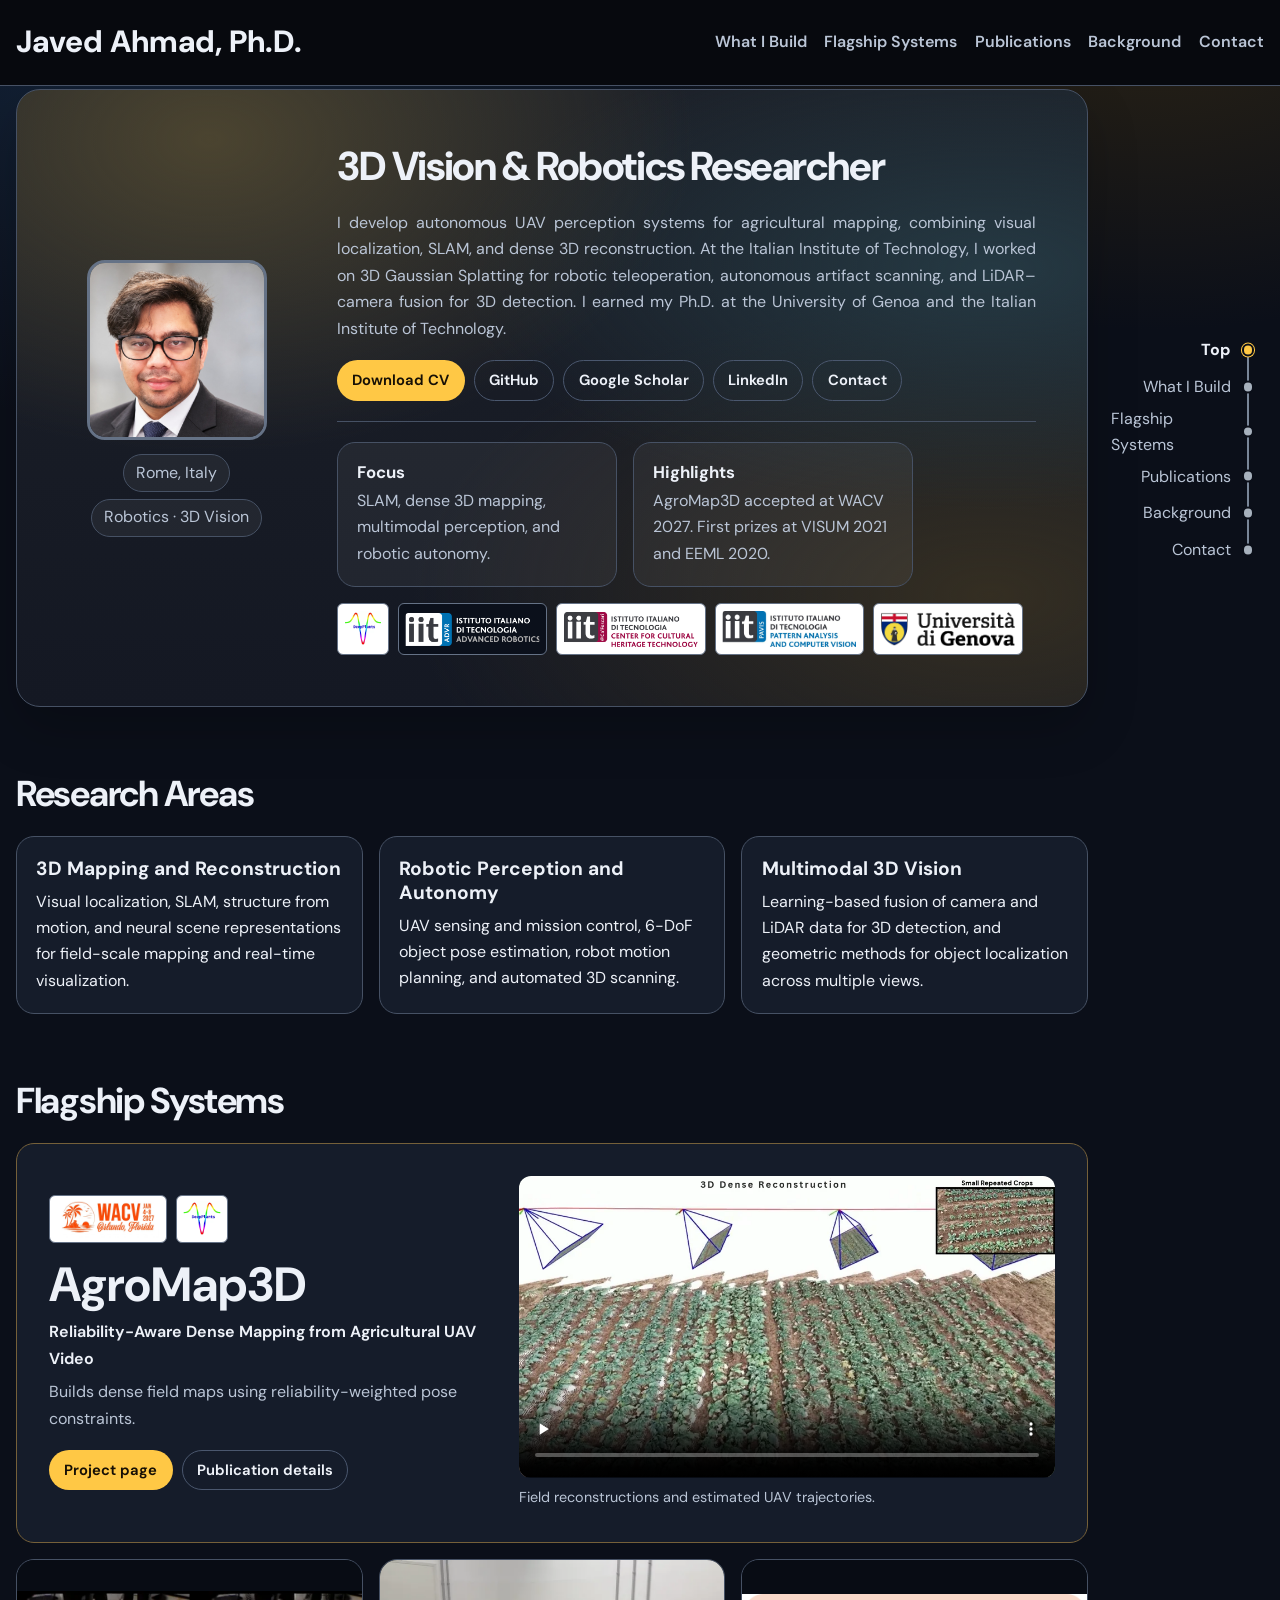
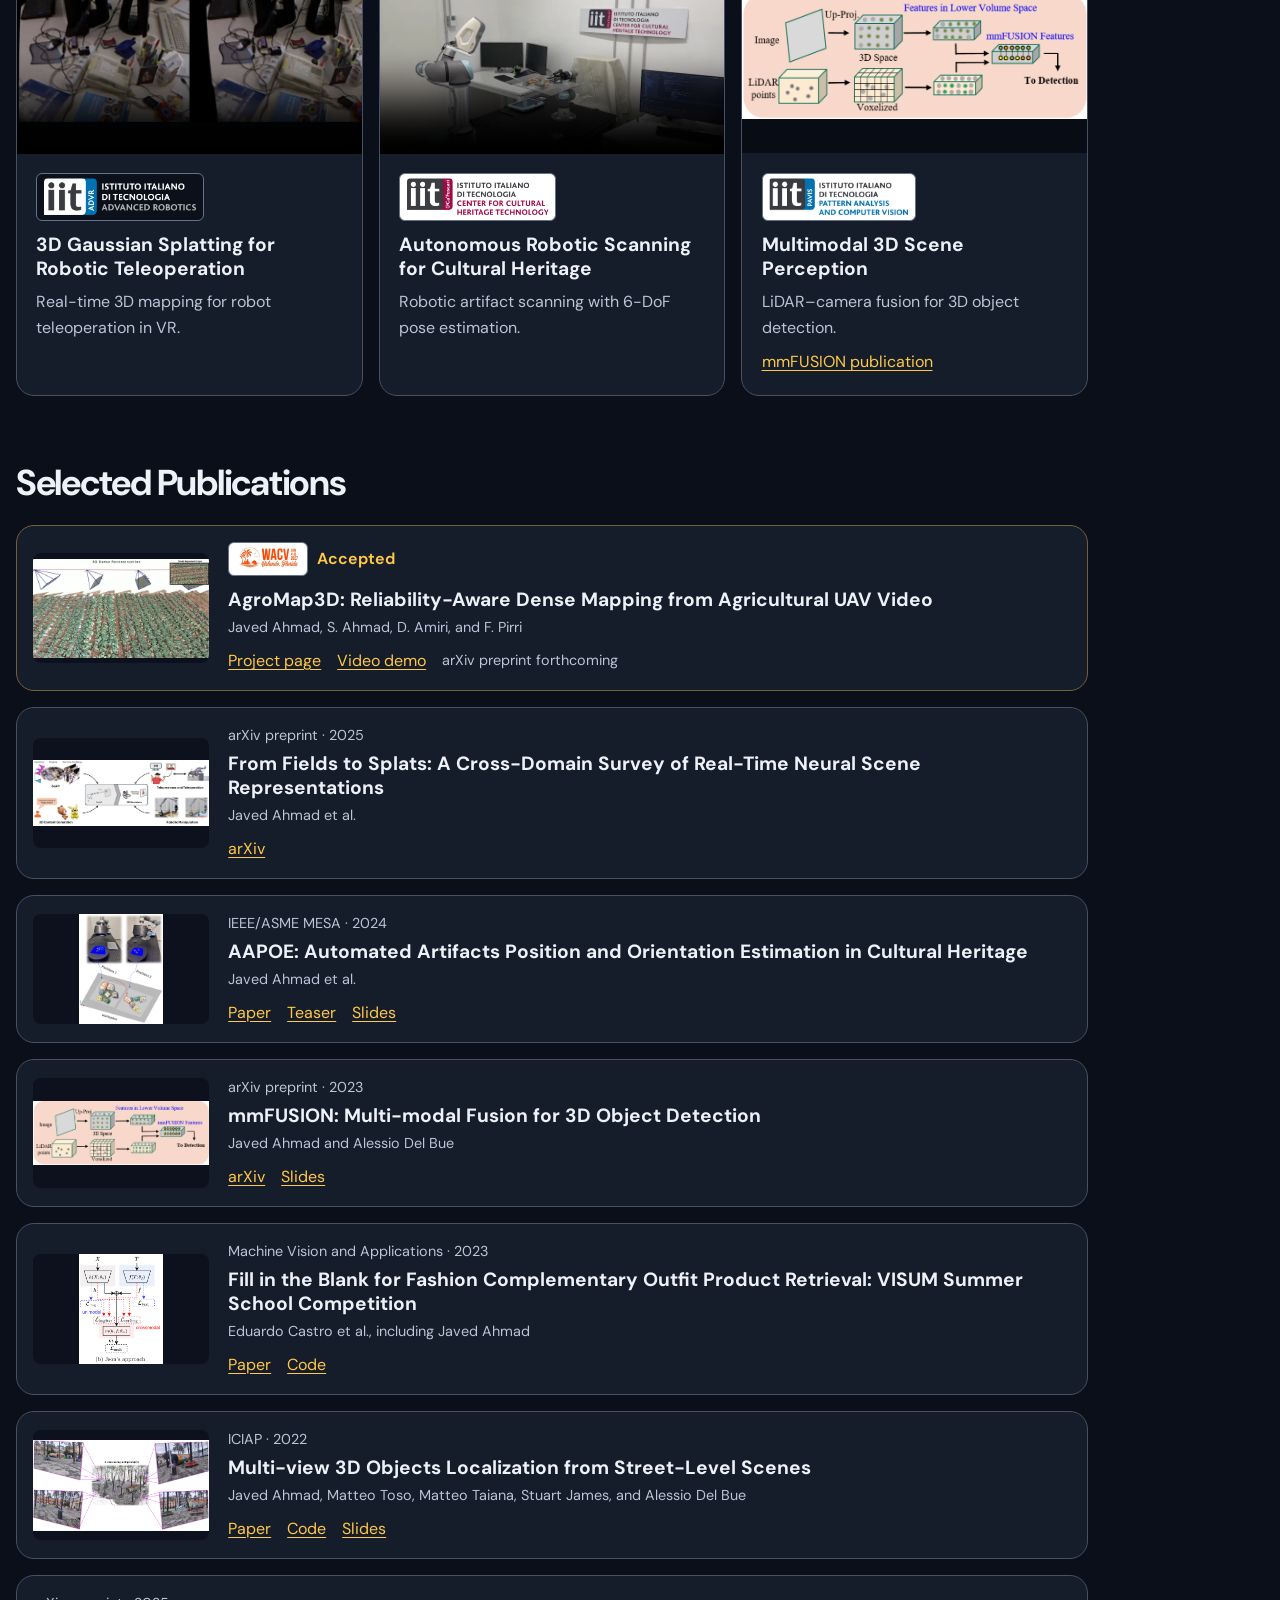
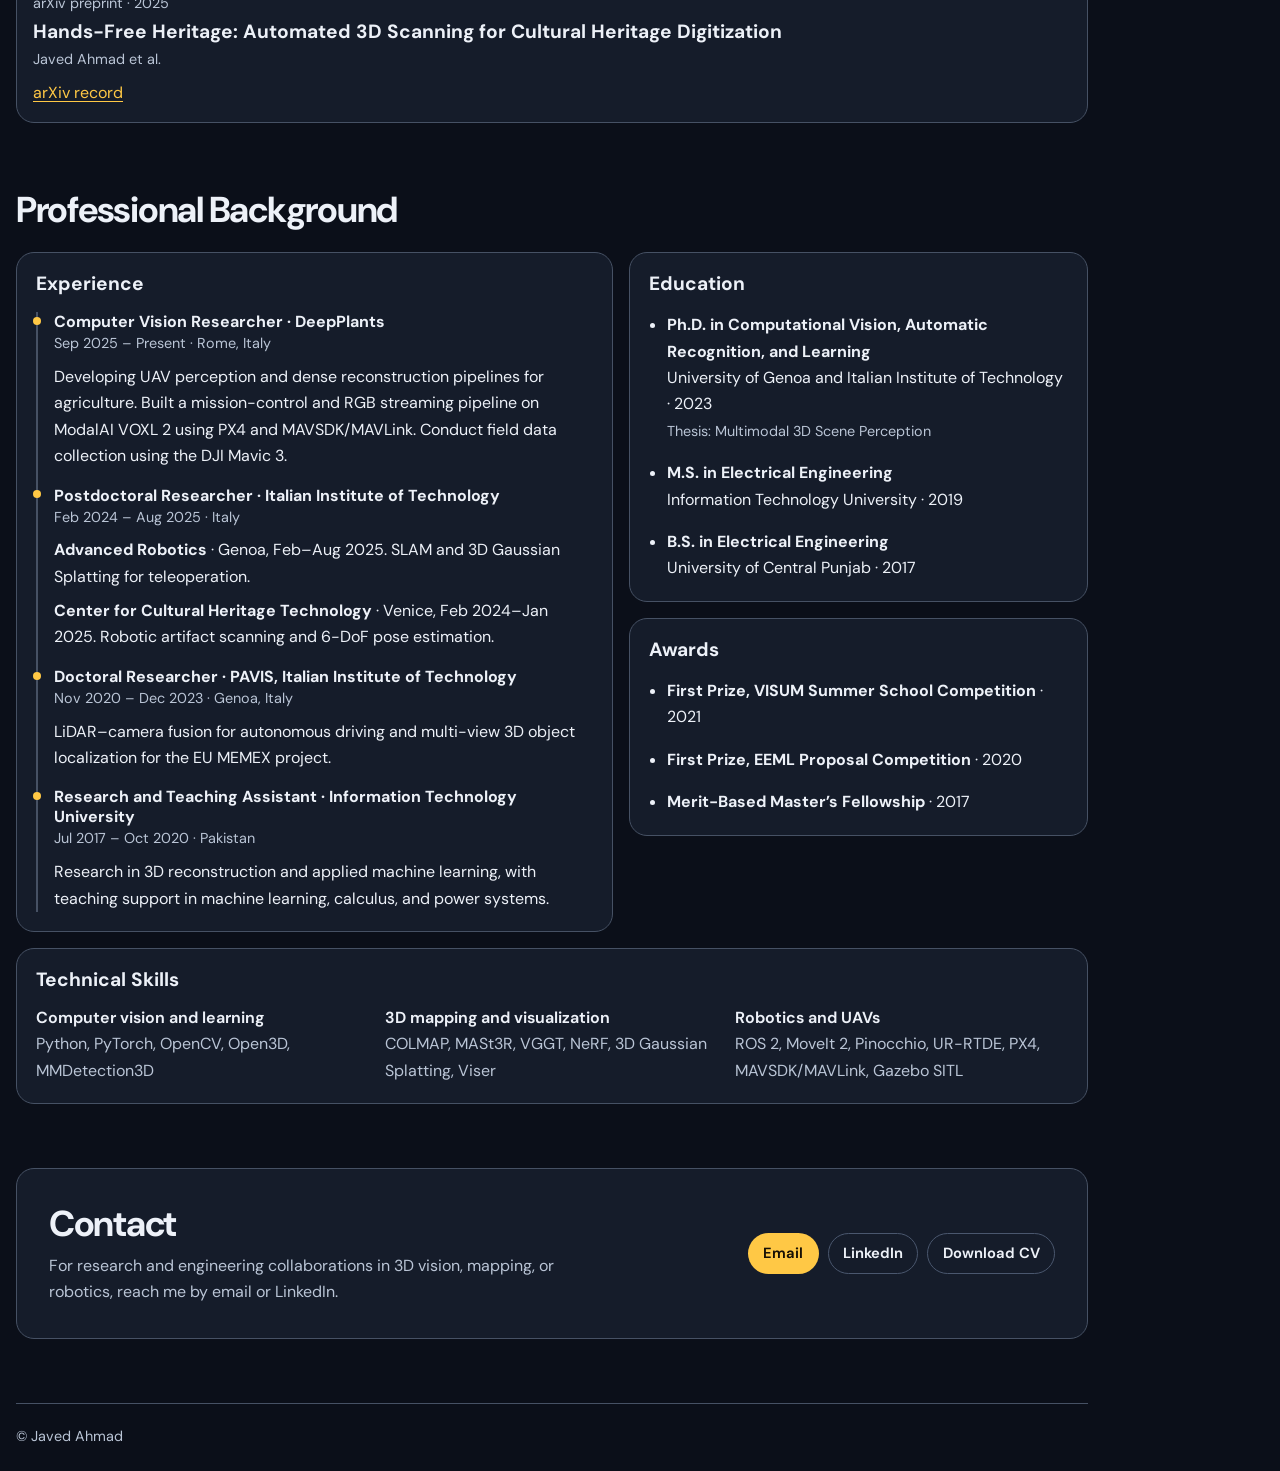
<file: index.html>
<!doctype html>
<html lang="en">
<head>
  <meta charset="utf-8">
  <meta name="viewport" content="width=device-width, initial-scale=1">
  <title>Javed Ahmad | Computer Vision and Robotics Researcher</title>
  <meta name="description" content="Javed Ahmad is a computer vision researcher at DeepPlants working on autonomous UAV perception, SLAM, and dense 3D reconstruction.">
  <link rel="canonical" href="https://javi-99.github.io/">
  <link rel="preconnect" href="https://fonts.googleapis.com">
  <link rel="preconnect" href="https://fonts.gstatic.com" crossorigin>
  <link rel="stylesheet" href="https://fonts.googleapis.com/css2?family=DM+Sans:wght@400..800&amp;display=swap">
  <link rel="stylesheet" href="css/portfolio.css?v=portrait">
</head>
<body>
  <a class="skip-link" href="#main">Skip to content</a>

  <header class="site-header">
    <nav class="container site-nav" aria-label="Main navigation">
      <a class="site-name" href="#top">Javed Ahmad, Ph.D.</a>
      <div class="nav-links">
        <a href="#build">What I Build</a>
        <a href="#projects">Flagship Systems</a>
        <a href="#publications">Publications</a>
        <a href="#background">Background</a>
        <a href="#contact">Contact</a>
      </div>
    </nav>
  </header>

  <nav class="section-nav" aria-label="On this page">
    <a href="#top" aria-current="location"><span>Top</span></a>
    <a href="#build"><span>What I Build</span></a>
    <a href="#projects"><span>Flagship Systems</span></a>
    <a href="#publications"><span>Publications</span></a>
    <a href="#background"><span>Background</span></a>
    <a href="#contact"><span>Contact</span></a>
  </nav>

  <main id="main" class="container">
    <section id="top" class="hero panel" aria-labelledby="profile-heading">
      <div class="profile-photo">
        <a class="portrait-preview" href="imgs/portrait_javed.jpg">
          <img class="portrait" src="imgs/portrait_javed.jpg" alt="Portrait of Javed Ahmad" width="600" height="600">
        </a>
        <div class="profile-tags">
          <span>Rome, Italy</span>
          <span>Robotics · 3D Vision</span>
        </div>
      </div>
      <div class="profile-copy">
        <h1 id="profile-heading">3D Vision &amp; Robotics Researcher</h1>
        <p class="intro">
          I develop autonomous UAV perception systems for agricultural mapping, combining visual localization,
          SLAM, and dense 3D reconstruction. At the Italian Institute of Technology, I worked on 3D Gaussian
          Splatting for robotic teleoperation, autonomous artifact scanning, and LiDAR–camera fusion for 3D detection.
          I earned my Ph.D. at the University of Genoa and the Italian Institute of Technology.
        </p>
        <div class="actions">
          <a class="button primary" href="docs/cv_JavedAHMAD.pdf" download="Javed_Ahmad_CV.pdf">Download CV</a>
          <a class="button" href="https://github.com/javi-99">GitHub</a>
          <a class="button" href="https://scholar.google.com/citations?user=FSBvCO4AAAAJ&amp;hl=en">Google Scholar</a>
          <a class="button" href="https://www.linkedin.com/in/javed-ahmad-4692384a/">LinkedIn</a>
          <a class="button" href="#contact">Contact</a>
        </div>
        <div class="profile-details">
          <div class="profile-facts">
            <div class="panel card-copy">
              <h2>Focus</h2>
              <p>SLAM, dense 3D mapping, multimodal perception, and robotic autonomy.</p>
            </div>
            <div class="panel card-copy">
              <h2>Highlights</h2>
              <p>AgroMap3D accepted at WACV 2027. First prizes at VISUM 2021 and EEML 2020.</p>
            </div>
          </div>
          <ul class="affiliation-logos" aria-label="Current and past affiliations">
            <li><img class="brand-logo" src="imgs/deepplants_logo.png" alt="DeepPlants" width="244" height="244"></li>
            <li><img class="brand-logo brand-logo-dark" src="imgs/logo_advr.png" alt="IIT Advanced Robotics" width="1000" height="243"></li>
            <li><img class="brand-logo" src="imgs/Logo-IIT_CaFoscari.png" alt="IIT Center for Cultural Heritage Technology" width="1000" height="261"></li>
            <li><img class="brand-logo" src="imgs/pavis_logo.jpeg" alt="IIT Pattern Analysis and Computer Vision" width="800" height="213"></li>
            <li><img class="brand-logo" src="imgs/Unige-logo.png" alt="University of Genoa"></li>
          </ul>
        </div>
      </div>
    </section>

    <section id="build" aria-labelledby="research-heading">
      <h2 id="research-heading">Research Areas</h2>
      <div class="research-grid">
        <article class="panel card-copy">
          <h3>3D Mapping and Reconstruction</h3>
          <p>Visual localization, SLAM, structure from motion, and neural scene representations for field-scale mapping and real-time visualization.</p>
        </article>
        <article class="panel card-copy">
          <h3>Robotic Perception and Autonomy</h3>
          <p>UAV sensing and mission control, 6-DoF object pose estimation, robot motion planning, and automated 3D scanning.</p>
        </article>
        <article class="panel card-copy">
          <h3>Multimodal 3D Vision</h3>
          <p>Learning-based fusion of camera and LiDAR data for 3D detection, and geometric methods for object localization across multiple views.</p>
        </article>
      </div>
    </section>

    <section id="projects" aria-labelledby="projects-heading">
      <h2 id="projects-heading">Flagship Systems</h2>
      <article id="agromap3d" class="panel featured">
        <div class="featured-copy">
          <div class="project-logos">
            <img class="brand-logo" src="imgs/wacv2027-logo.webp" alt="WACV 2027" width="520" height="188">
            <img class="brand-logo" src="imgs/deepplants_logo.png" alt="DeepPlants" width="244" height="244">
          </div>
          <h3>AgroMap3D</h3>
          <p class="project-subtitle">Reliability-Aware Dense Mapping from Agricultural UAV Video</p>
          <p class="project-summary">Builds dense field maps using reliability-weighted pose constraints.</p>
          <div class="actions">
            <a class="button primary" href="https://deepplants.github.io/agromap3d/">Project page</a>
            <a class="button" href="#agromap3d-publication">Publication details</a>
          </div>
        </div>
        <figure class="demo">
          <video controls playsinline preload="none" poster="imgs/agromap3d-poster.webp" aria-label="AgroMap3D reconstruction demo">
            <source src="imgs/agromap3d-demo.mp4" type="video/mp4">
            <a href="imgs/agromap3d-demo.mp4">Download the AgroMap3D demo</a>
          </video>
          <figcaption>Field reconstructions and estimated UAV trajectories.</figcaption>
        </figure>
      </article>

      <div class="project-grid">
        <article class="panel project">
          <video controls playsinline preload="none" poster="imgs/gaussian-slam-poster.webp" aria-label="Gaussian Splatting SLAM demo">
            <source src="imgs/gsslam4vr_web.mp4" type="video/mp4">
            <a href="imgs/gsslam4vr_web.mp4">Download the Gaussian Splatting SLAM demo</a>
          </video>
          <div class="card-copy">
            <div class="project-logos">
              <img class="brand-logo brand-logo-dark" src="imgs/logo_advr.png" alt="Italian Institute of Technology · Advanced Robotics (ADVR)" width="1000" height="243" loading="lazy">
            </div>
            <h3>3D Gaussian Splatting for Robotic Teleoperation</h3>
            <p class="project-summary">Real-time 3D mapping for robot teleoperation in VR.</p>
          </div>
        </article>
        <article class="panel project">
          <video controls playsinline preload="none" poster="imgs/artifact-scanning-poster.webp" aria-label="Robotic artifact scanning demo">
            <source src="imgs/cte_genova_project.mp4" type="video/mp4">
            <a href="imgs/cte_genova_project.mp4">Download the robotic artifact scanning demo</a>
          </video>
          <div class="card-copy">
            <div class="project-logos">
              <img class="brand-logo" src="imgs/Logo-IIT_CaFoscari.png" alt="Italian Institute of Technology · Center for Cultural Heritage Technology (CCHT)" width="1000" height="261" loading="lazy">
            </div>
            <h3>Autonomous Robotic Scanning for Cultural Heritage</h3>
            <p class="project-summary">Robotic artifact scanning with 6-DoF pose estimation.</p>
          </div>
        </article>
        <article class="panel project">
          <img class="project-image" src="imgs/mmfusion.png" alt="Diagram of the mmFUSION LiDAR and camera fusion architecture" loading="lazy">
          <div class="card-copy">
            <div class="project-logos">
              <img class="brand-logo" src="imgs/pavis_logo.jpeg" alt="Italian Institute of Technology · Pattern Analysis and Computer Vision (PAVIS)" width="800" height="213" loading="lazy">
            </div>
            <h3>Multimodal 3D Scene Perception</h3>
            <p class="project-summary">LiDAR–camera fusion for 3D object detection.</p>
            <a href="#mmfusion">mmFUSION publication</a>
          </div>
        </article>
      </div>
    </section>

    <section id="publications" aria-labelledby="publications-heading">
      <h2 id="publications-heading">Selected Publications</h2>
      <div class="publication-list">
        <article id="agromap3d-publication" class="panel publication publication-featured">
          <a class="publication-thumbnail" href="imgs/agromap3d-poster.webp">
            <img src="imgs/agromap3d-poster.webp" alt="Open the AgroMap3D reconstruction figure" loading="lazy" width="960" height="540">
          </a>
          <div>
            <div class="publication-venue">
              <img class="brand-logo" src="imgs/wacv2027-logo.webp" alt="WACV 2027" width="520" height="188" loading="lazy">
              <span class="venue">Accepted</span>
            </div>
            <h3>AgroMap3D: Reliability-Aware Dense Mapping from Agricultural UAV Video</h3>
            <p class="meta">Javed Ahmad, S. Ahmad, D. Amiri, and F. Pirri</p>
            <div class="publication-links">
              <a href="https://deepplants.github.io/agromap3d/">Project page</a>
              <a href="#agromap3d">Video demo</a>
              <!-- Replace this status with the arXiv link when the preprint is public. -->
              <span class="meta">arXiv preprint forthcoming</span>
            </div>
          </div>
        </article>

        <article class="panel publication">
          <a class="publication-thumbnail" href="imgs/fields2splats.png">
            <img src="imgs/fields2splats.png" alt="Open the Fields to Splats survey figure" loading="lazy">
          </a>
          <div>
            <p class="meta">arXiv preprint · 2025</p>
            <h3>From Fields to Splats: A Cross-Domain Survey of Real-Time Neural Scene Representations</h3>
            <p class="meta">Javed Ahmad et al.</p>
            <div class="publication-links"><a href="https://arxiv.org/abs/2509.23555">arXiv</a></div>
          </div>
        </article>

        <article class="panel publication">
          <a class="publication-thumbnail" href="imgs/aapoe_setup.png">
            <img src="imgs/aapoe_setup.png" alt="Open the AAPOE experimental setup figure" loading="lazy">
          </a>
          <div>
            <p class="meta">IEEE/ASME MESA · 2024</p>
            <h3>AAPOE: Automated Artifacts Position and Orientation Estimation in Cultural Heritage</h3>
            <p class="meta">Javed Ahmad et al.</p>
            <div class="publication-links">
              <a href="https://doi.org/10.1109/MESA61532.2024.10704902">Paper</a>
              <a href="imgs/AAPOE_teaser.mp4">Teaser</a>
              <a href="https://docs.google.com/presentation/d/1M0Ux4FAmOuOk3rnylouWeYdZtPPxR-fE/edit">Slides</a>
            </div>
          </div>
        </article>

        <article id="mmfusion" class="panel publication">
          <a class="publication-thumbnail" href="imgs/mmfusion.png">
            <img src="imgs/mmfusion.png" alt="Open the mmFUSION method diagram" loading="lazy">
          </a>
          <div>
            <p class="meta">arXiv preprint · 2023</p>
            <h3>mmFUSION: Multi-modal Fusion for 3D Object Detection</h3>
            <p class="meta">Javed Ahmad and Alessio Del Bue</p>
            <div class="publication-links">
              <a href="https://arxiv.org/abs/2311.04058">arXiv</a>
              <a href="https://docs.google.com/presentation/d/14Pi3Se1FFHXG2wP3QOKE09P9Vxhoicec/edit">Slides</a>
            </div>
          </div>
        </article>

        <article class="panel publication">
          <a class="publication-thumbnail" href="imgs/json_approach.png">
            <img src="imgs/json_approach.png" alt="Open the fashion outfit retrieval figure" loading="lazy">
          </a>
          <div>
            <p class="meta">Machine Vision and Applications · 2023</p>
            <h3>Fill in the Blank for Fashion Complementary Outfit Product Retrieval: VISUM Summer School Competition</h3>
            <p class="meta">Eduardo Castro et al., including Javed Ahmad</p>
            <div class="publication-links">
              <a href="https://doi.org/10.1007/s00138-022-01359-x">Paper</a>
              <a href="https://github.com/visum-summerschool/visum-competition2021">Code</a>
            </div>
          </div>
        </article>

        <article class="panel publication">
          <a class="publication-thumbnail" href="imgs/iciap2021.png">
            <img src="imgs/iciap2021.png" alt="Open the street-scene localization figure" loading="lazy">
          </a>
          <div>
            <p class="meta">ICIAP · 2022</p>
            <h3>Multi-view 3D Objects Localization from Street-Level Scenes</h3>
            <p class="meta">Javed Ahmad, Matteo Toso, Matteo Taiana, Stuart James, and Alessio Del Bue</p>
            <div class="publication-links">
              <a href="https://doi.org/10.1007/978-3-031-06430-2_8">Paper</a>
              <a href="https://github.com/javi-99/Multi-view-3D-Objects-Localization-from-Street-level-Scenes">Code</a>
              <a href="https://docs.google.com/presentation/d/1FQcilkWd2onnH_whNc4Kb-wAGKRRF06R/edit">Slides</a>
            </div>
          </div>
        </article>

        <article class="panel publication text-only">
          <div>
            <p class="meta">arXiv preprint · 2025</p>
            <h3>Hands-Free Heritage: Automated 3D Scanning for Cultural Heritage Digitization</h3>
            <p class="meta">Javed Ahmad et al.</p>
            <div class="publication-links">
              <a href="https://arxiv.org/abs/2510.04781">arXiv record</a>
            </div>
          </div>
        </article>
      </div>
    </section>

    <section id="background" aria-labelledby="background-heading">
      <h2 id="background-heading">Professional Background</h2>
      <div class="background-grid">
        <div class="panel card-copy experience">
          <h3>Experience</h3>
          <ol class="timeline">
            <li>
              <h4>Computer Vision Researcher · DeepPlants</h4>
              <p class="meta">Sep 2025 – Present · Rome, Italy</p>
              <p>Developing UAV perception and dense reconstruction pipelines for agriculture. Built a mission-control and RGB streaming pipeline on ModalAI VOXL 2 using PX4 and MAVSDK/MAVLink. Conduct field data collection using the DJI Mavic 3.</p>
            </li>
            <li>
              <h4>Postdoctoral Researcher · Italian Institute of Technology</h4>
              <p class="meta">Feb 2024 – Aug 2025 · Italy</p>
              <p><strong>Advanced Robotics</strong> · Genoa, Feb–Aug 2025. SLAM and 3D Gaussian Splatting for teleoperation.</p>
              <p><strong>Center for Cultural Heritage Technology</strong> · Venice, Feb 2024–Jan 2025. Robotic artifact scanning and 6-DoF pose estimation.</p>
            </li>
            <li>
              <h4>Doctoral Researcher · PAVIS, Italian Institute of Technology</h4>
              <p class="meta">Nov 2020 – Dec 2023 · Genoa, Italy</p>
              <p>LiDAR–camera fusion for autonomous driving and multi-view 3D object localization for the EU MEMEX project.</p>
            </li>
            <li>
              <h4>Research and Teaching Assistant · Information Technology University</h4>
              <p class="meta">Jul 2017 – Oct 2020 · Pakistan</p>
              <p>Research in 3D reconstruction and applied machine learning, with teaching support in machine learning, calculus, and power systems.</p>
            </li>
          </ol>
        </div>
        <div class="background-aside">
          <div class="panel card-copy">
            <h3>Education</h3>
            <ul class="detail-list">
              <li><strong>Ph.D. in Computational Vision, Automatic Recognition, and Learning</strong><br>University of Genoa and Italian Institute of Technology · 2023<br><span class="meta">Thesis: Multimodal 3D Scene Perception</span></li>
              <li><strong>M.S. in Electrical Engineering</strong><br>Information Technology University · 2019</li>
              <li><strong>B.S. in Electrical Engineering</strong><br>University of Central Punjab · 2017</li>
            </ul>
          </div>
          <div class="panel card-copy">
            <h3>Awards</h3>
            <ul class="detail-list">
              <li><strong>First Prize, VISUM Summer School Competition</strong> · 2021</li>
              <li><strong>First Prize, EEML Proposal Competition</strong> · 2020</li>
              <li><strong>Merit-Based Master’s Fellowship</strong> · 2017</li>
            </ul>
          </div>
        </div>
        <div class="panel card-copy skills">
          <h3>Technical Skills</h3>
          <dl class="skill-list">
            <div><dt>Computer vision and learning</dt><dd>Python, PyTorch, OpenCV, Open3D, MMDetection3D</dd></div>
            <div><dt>3D mapping and visualization</dt><dd>COLMAP, MASt3R, VGGT, NeRF, 3D Gaussian Splatting, Viser</dd></div>
            <div><dt>Robotics and UAVs</dt><dd>ROS 2, MoveIt 2, Pinocchio, UR-RTDE, PX4, MAVSDK/MAVLink, Gazebo SITL</dd></div>
          </dl>
        </div>
      </div>
    </section>

    <section id="contact" aria-labelledby="contact-heading">
      <div class="panel contact">
        <div>
          <h2 id="contact-heading">Contact</h2>
          <p>For research and engineering collaborations in 3D vision, mapping, or robotics, reach me by email or LinkedIn.</p>
        </div>
        <div class="actions">
          <a class="button primary" href="mailto:javed.sial91@gmail.com">Email</a>
          <a class="button" href="https://www.linkedin.com/in/javed-ahmad-4692384a/">LinkedIn</a>
          <a class="button" href="docs/cv_JavedAHMAD.pdf" download="Javed_Ahmad_CV.pdf">Download CV</a>
        </div>
      </div>
    </section>
  </main>

  <footer class="container site-footer">© Javed Ahmad</footer>
  <div class="image-preview" hidden aria-hidden="true"><img alt=""></div>
  <script>
    const sectionLinks = [...document.querySelectorAll(".section-nav a")];
    const sections = sectionLinks.map(link => document.querySelector(link.hash));
    const header = document.querySelector(".site-header");
    let activeLink = sectionLinks[0];

    function updateSectionNav() {
      const activationLine = header.getBoundingClientRect().bottom + 36;
      const atBottom = window.scrollY > 0 &&
        window.scrollY + window.innerHeight >= document.documentElement.scrollHeight - 2;
      const index = atBottom ? sections.length - 1 :
        sections.findLastIndex(section => section.getBoundingClientRect().top <= activationLine);
      const nextLink = sectionLinks[Math.max(0, index)];

      if (nextLink === activeLink) return;
      activeLink.removeAttribute("aria-current");
      nextLink.setAttribute("aria-current", "location");
      activeLink = nextLink;
    }

    window.addEventListener("scroll", updateSectionNav, { passive: true });
    window.addEventListener("resize", updateSectionNav);
    window.addEventListener("load", updateSectionNav, { once: true });
    updateSectionNav();

    const imagePreview = document.querySelector(".image-preview");
    const previewImage = imagePreview.querySelector("img");

    function hideImagePreview() {
      imagePreview.hidden = true;
    }

    for (const link of document.querySelectorAll(".publication-thumbnail, .portrait-preview")) {
      const showImagePreview = () => {
        previewImage.src = link.href;
        imagePreview.hidden = false;
      };

      link.addEventListener("pointerenter", event => {
        if (event.pointerType === "mouse" || (event.pointerType === "pen" && event.buttons === 0)) {
          showImagePreview();
        }
      });
      link.addEventListener("pointerleave", hideImagePreview);
      link.addEventListener("focus", () => {
        if (link.matches(":focus-visible")) showImagePreview();
      });
      link.addEventListener("blur", hideImagePreview);
    }

    document.addEventListener("keydown", event => {
      if (event.key === "Escape") hideImagePreview();
    });
  </script>
</body>
</html>
</file>
<file: css/portfolio.css>
:root {
  color-scheme: dark;
  --background: #0b0f19;
  --panel: #151c2a;
  --text: #edf1f8;
  --muted: #bac5d6;
  --accent: #ffc845;
  --border: #465164;
  --radius: 18px;
  --space: clamp(1.15rem, 3vw, 2rem);
}

*, *::before, *::after { box-sizing: border-box; }

html { scroll-padding-top: 6rem; }

body {
  margin: 0;
  background:
    radial-gradient(950px 560px at 12% 0, #14243a, transparent 75%),
    radial-gradient(700px 440px at 90% 0, #292215, transparent 75%),
    var(--background);
  color: var(--text);
  font: 1rem/1.65 "DM Sans", "Aptos", "Segoe UI", sans-serif;
}

a { color: var(--accent); text-underline-offset: 0.2em; }
a:hover { color: #ffe290; }
:focus-visible { outline: 2px solid var(--accent); outline-offset: 4px; }

h1, h2, h3, h4, p, figure, dl, dd { margin: 0; }
h1, h2, h3, h4 { line-height: 1.25; font-weight: 700; }
h1, h2 { letter-spacing: -0.035em; }
h1 { font-size: clamp(2.45rem, 5vw, 4.5rem); }
h2 { font-size: clamp(1.65rem, 3vw, 2.25rem); margin-bottom: 1.25rem; }
h3 { font-size: 1.2rem; }
h4 { font-size: 1rem; }

.container {
  width: min(100% - 2rem, 81rem);
  margin-inline: auto;
}

.skip-link {
  position: absolute;
  z-index: 5;
  top: 0.5rem;
  left: 0.5rem;
  padding: 0.5rem 0.75rem;
  background: var(--background);
  transform: translateY(calc(-100% - 0.5rem));
}

.skip-link:focus { transform: none; }

.site-header {
  position: sticky;
  top: 0;
  z-index: 4;
  background: #07090e;
  border-bottom: 1px solid var(--border);
}

.site-nav, .nav-links, .actions, .publication-links {
  display: flex;
  align-items: center;
  flex-wrap: wrap;
}

.site-nav {
  justify-content: space-between;
  gap: 0.3rem 1.5rem;
  min-height: 5.3rem;
  padding-block: 0.75rem;
}

.site-name {
  color: var(--text);
  text-decoration: none;
  font-size: clamp(1.65rem, 2.4vw, 2.3rem);
  font-weight: 800;
}

.nav-links { gap: 0.2rem 1.1rem; }
.nav-links a {
  display: block;
  padding-block: 0.3rem;
  color: var(--muted);
  font-size: 1rem;
  font-weight: 600;
  text-decoration: none;
}

.nav-links a:hover { color: var(--accent); text-decoration: underline; }

.section-nav {
  display: none;
  position: fixed;
  top: 50%;
  right: 1rem;
  z-index: 3;
  transform: translateY(-50%);
}

.section-nav::before {
  content: "";
  position: absolute;
  inset: 1.15rem 0.95rem;
  width: 2px;
  margin-left: auto;
  background: #798698;
  pointer-events: none;
}

.section-nav a {
  display: flex;
  align-items: center;
  justify-content: flex-end;
  gap: 0.65rem;
  min-height: 2.3rem;
  padding: 0 0.6rem;
  border-radius: 8px;
  color: var(--muted);
  text-decoration: none;
}

.section-nav a::after {
  content: "";
  z-index: 1;
  flex: 0 0 0.8rem;
  height: 0.8rem;
  border: 2px solid var(--background);
  border-radius: 50%;
  background: #a7b1bd;
}

.section-nav a:hover, .section-nav a[aria-current] {
  color: var(--text);
}

.section-nav a[aria-current] { font-weight: 750; }
.section-nav a[aria-current]::after {
  background: var(--accent);
  box-shadow: 0 0 0 1px var(--accent);
}

main > section { margin-block: clamp(2.25rem, 5vw, 4rem); }

.panel {
  background: var(--panel);
  border: 1px solid var(--border);
  border-radius: var(--radius);
}

.hero {
  display: grid;
  grid-template-columns: clamp(9.5rem, 17vw, 15rem) minmax(0, 1fr);
  align-items: center;
  gap: clamp(1.25rem, 4vw, 4rem);
  margin-top: 0.2rem;
  padding: clamp(1.35rem, 4vw, 3.4rem);
  background:
    radial-gradient(ellipse at 18% 8%, #4b4430, transparent 39%),
    radial-gradient(ellipse at 91% 29%, #253943, transparent 39%),
    radial-gradient(ellipse at 91% 82%, #342e22, transparent 42%),
    linear-gradient(#1c2028, #141823);
  border-radius: 24px;
  box-shadow: 0 22px 52px #0003;
}

.profile-photo {
  display: grid;
  justify-items: center;
  gap: 0.9rem;
}

.portrait-preview {
  display: block;
  width: min(100%, 11.25rem);
  overflow: hidden;
  border: 3px solid #657286;
  border-radius: var(--radius);
}

.portrait {
  display: block;
  width: 100%;
  height: auto;
}

.profile-tags {
  display: grid;
  justify-items: center;
  gap: 0.4rem;
}

.profile-tags span {
  padding: 0.3rem 0.75rem;
  border: 1px solid var(--border);
  border-radius: 999px;
  background: #ffffff0d;
  color: var(--muted);
}

.hero h1 { font-size: clamp(2rem, 3.15vw, 3.45rem); font-weight: 800; }
.venue { color: var(--accent); font-weight: 650; }
.intro {
  margin-block: 1.15rem;
  color: var(--muted);
  font-size: clamp(1rem, 1.18vw, 1.25rem);
  text-align: justify;
  hyphens: auto;
}

.profile-details { margin-top: 1.25rem; padding-top: 1.25rem; border-top: 1px solid var(--border); }
.profile-facts {
  display: grid;
  grid-template-columns: repeat(2, minmax(0, 1fr));
  align-items: start;
  gap: 1rem;
  max-width: 36rem;
}

.profile-facts .panel { background: #ffffff0d; }
.profile-facts h2 { margin-bottom: 0.3rem; font-size: 1.05rem; letter-spacing: normal; }
.profile-facts p { color: var(--muted); }

.affiliation-logos {
  display: flex;
  flex-wrap: wrap;
  gap: 0.55rem;
  margin: 1rem 0 0;
  padding: 0;
  list-style: none;
}

.affiliation-logos .brand-logo {
  width: 9.35rem;
  max-width: 100%;
  height: 3.25rem;
}

.affiliation-logos li:first-child .brand-logo { width: 3.25rem; }

.actions { gap: 0.55rem; }

.button {
  display: inline-block;
  padding: 0.45rem 0.9rem;
  border: 1px solid #4a576e;
  border-radius: 999px;
  color: var(--text);
  font-size: 0.92rem;
  font-weight: 650;
  text-decoration: none;
}

.button:hover { background: #2b3850; color: var(--text); }
.button.primary { background: var(--accent); border-color: transparent; color: #171005; }
.button.primary:hover { background: #ffe290; }

.featured {
  display: grid;
  grid-template-columns: minmax(0, 0.9fr) minmax(0, 1.1fr);
  align-items: center;
  gap: var(--space);
  padding: var(--space);
  border-color: #756039;
}

.featured h3 { font-size: clamp(1.8rem, 4vw, 3rem); margin-block: 0.25rem; }
.project-subtitle { font-weight: 650; }
.featured-copy .project-summary { margin-top: 0.45rem; }
.featured-copy .actions { margin-top: 1.1rem; }

.project-logos, .publication-venue {
  display: flex;
  align-items: center;
  flex-wrap: wrap;
  gap: 0.55rem;
  margin-bottom: 0.75rem;
}

.brand-logo {
  display: block;
  width: auto;
  height: 3rem;
  max-width: 100%;
  padding: 0.28rem 0.42rem;
  object-fit: contain;
  border-radius: 6px;
  border: 1px solid #657286;
  background: #fff;
}

.brand-logo-dark { background: #0b101b; }
.publication-venue .brand-logo { height: 2.15rem; }

.project-summary {
  display: -webkit-box;
  -webkit-box-orient: vertical;
  -webkit-line-clamp: 2;
  overflow: hidden;
  color: var(--muted);
}

video, .project-image {
  display: block;
  width: 100%;
  aspect-ratio: 16 / 9;
  object-fit: contain;
  background: #080c14;
}

video { height: auto; }
.demo video { border-radius: 12px; }

figcaption, .meta {
  color: var(--muted);
  font-size: 0.9rem;
}

figcaption { margin-top: 0.5rem; }

.project-grid, .research-grid, .background-grid, .background-aside, .skill-list, .publication-list {
  display: grid;
  gap: 1rem;
}

.project-grid, .research-grid, .skill-list {
  grid-template-columns: repeat(3, minmax(0, 1fr));
}

.project-grid { margin-top: 1rem; }
.project { overflow: hidden; }
.card-copy { padding: 1.2rem; }
.card-copy h3 + p, .card-copy p + p, .card-copy p + a { margin-top: 0.5rem; }
.card-copy p + a { display: inline-block; }

.publication {
  display: grid;
  grid-template-columns: minmax(7rem, 11rem) minmax(0, 1fr);
  align-items: center;
  gap: 1.2rem;
  padding: 1rem;
}

.publication-featured { border-color: #756039; }
.publication.text-only { grid-template-columns: 1fr; }
.publication-thumbnail {
  display: block;
  border-radius: 8px;
}

.publication-thumbnail, .portrait-preview { cursor: zoom-in; }

.publication-thumbnail img {
  display: block;
  width: 100%;
  height: auto;
  aspect-ratio: 16 / 10;
  object-fit: contain;
  border-radius: 8px;
  background: #0c111d;
}

.image-preview:not([hidden]) {
  display: grid;
  place-items: center;
  position: fixed;
  inset: 0;
  z-index: 6;
  background: #07090e88;
  pointer-events: none;
}

.image-preview img {
  display: block;
  width: min(54rem, 88vw);
  max-height: 80vh;
  object-fit: contain;
  border: 1px solid #657286;
  border-radius: 10px;
  background: #0c111d;
  box-shadow: 0 16px 48px #000a;
}

.publication h3 + p, .publication p + h3 { margin-top: 0.25rem; }
.publication-links { gap: 0.25rem 1rem; margin-top: 0.5rem; }

.background-grid { grid-template-columns: minmax(0, 1.3fr) minmax(0, 1fr); }
.background-aside { align-content: start; }
.skills { grid-column: 1 / -1; }

.timeline, .detail-list { margin-block: 1rem 0; }
.timeline { list-style: none; padding-left: 1rem; border-left: 2px solid var(--border); }
.timeline li { position: relative; }
.timeline li + li, .detail-list li + li { margin-top: 1rem; }

.timeline li::before {
  content: "";
  position: absolute;
  inset: 0.3rem auto auto -1.32rem;
  width: 0.5rem;
  height: 0.5rem;
  border-radius: 50%;
  background: var(--accent);
}

.detail-list { padding-left: 1.15rem; }
.skill-list { margin-top: 0.8rem; }
.skill-list dt { font-weight: 650; }
.skill-list dd { color: var(--muted); }

.contact {
  display: flex;
  flex-wrap: wrap;
  align-items: center;
  justify-content: space-between;
  gap: 1rem;
  padding: var(--space);
}

.contact h2 { margin-bottom: 0.4rem; }
.contact p { max-width: 52ch; color: var(--muted); }

.site-footer {
  border-top: 1px solid var(--border);
  padding-block: 1.35rem;
  color: var(--muted);
  font-size: 0.9rem;
}

@media (min-width: 46rem) and (min-height: 24rem) {
  .section-nav { display: grid; }

  main.container, .site-footer {
    width: min(81rem, 100% - 4.5rem);
    margin-inline-start: auto;
    margin-inline-end: max(3.5rem, calc((100% + 2.5rem - 81rem) / 2));
  }
}

@media (min-width: 46rem) and (max-width: 78.99rem) {
  .section-nav a span {
    position: absolute;
    right: 2.25rem;
    width: 1px;
    height: 1px;
    padding: 0;
    clip-path: inset(50%);
    overflow: hidden;
    white-space: nowrap;
  }

  .section-nav a:is(:hover, :focus-visible) span {
    width: auto;
    height: auto;
    padding: 0.25rem 0.6rem;
    clip-path: none;
    border: 1px solid var(--border);
    border-radius: 5px;
    background: var(--background);
  }
}

@media (min-width: 79rem) and (min-height: 24rem) {
  main.container, .site-footer {
    width: min(81rem, 100% - 13rem);
    margin-inline-end: max(12rem, calc((100% + 11rem - 81rem) / 2));
  }
}

@media (max-width: 56rem) {
  .project-grid, .research-grid, .skill-list { grid-template-columns: repeat(2, minmax(0, 1fr)); }
}

@media (max-width: 42rem) {
  html { scroll-padding-top: 8.5rem; }
  .site-nav { display: block; }
  .nav-links { gap: 0 0.7rem; }
  .nav-links a { padding-block: 0.35rem; }
  .hero, .featured, .project-grid, .research-grid, .background-grid, .skill-list { grid-template-columns: 1fr; }
  .hero { margin-top: 1rem; }
  .profile-photo { display: flex; align-items: center; gap: 0.85rem; flex-wrap: wrap; }
  .portrait-preview { width: 7rem; }
  .profile-tags { justify-items: start; }
  .publication { grid-template-columns: 1fr; }
  .publication-thumbnail { width: min(100%, 18rem); }
}

@media (max-width: 28rem) {
  .profile-facts { grid-template-columns: 1fr; }
}
</file>
